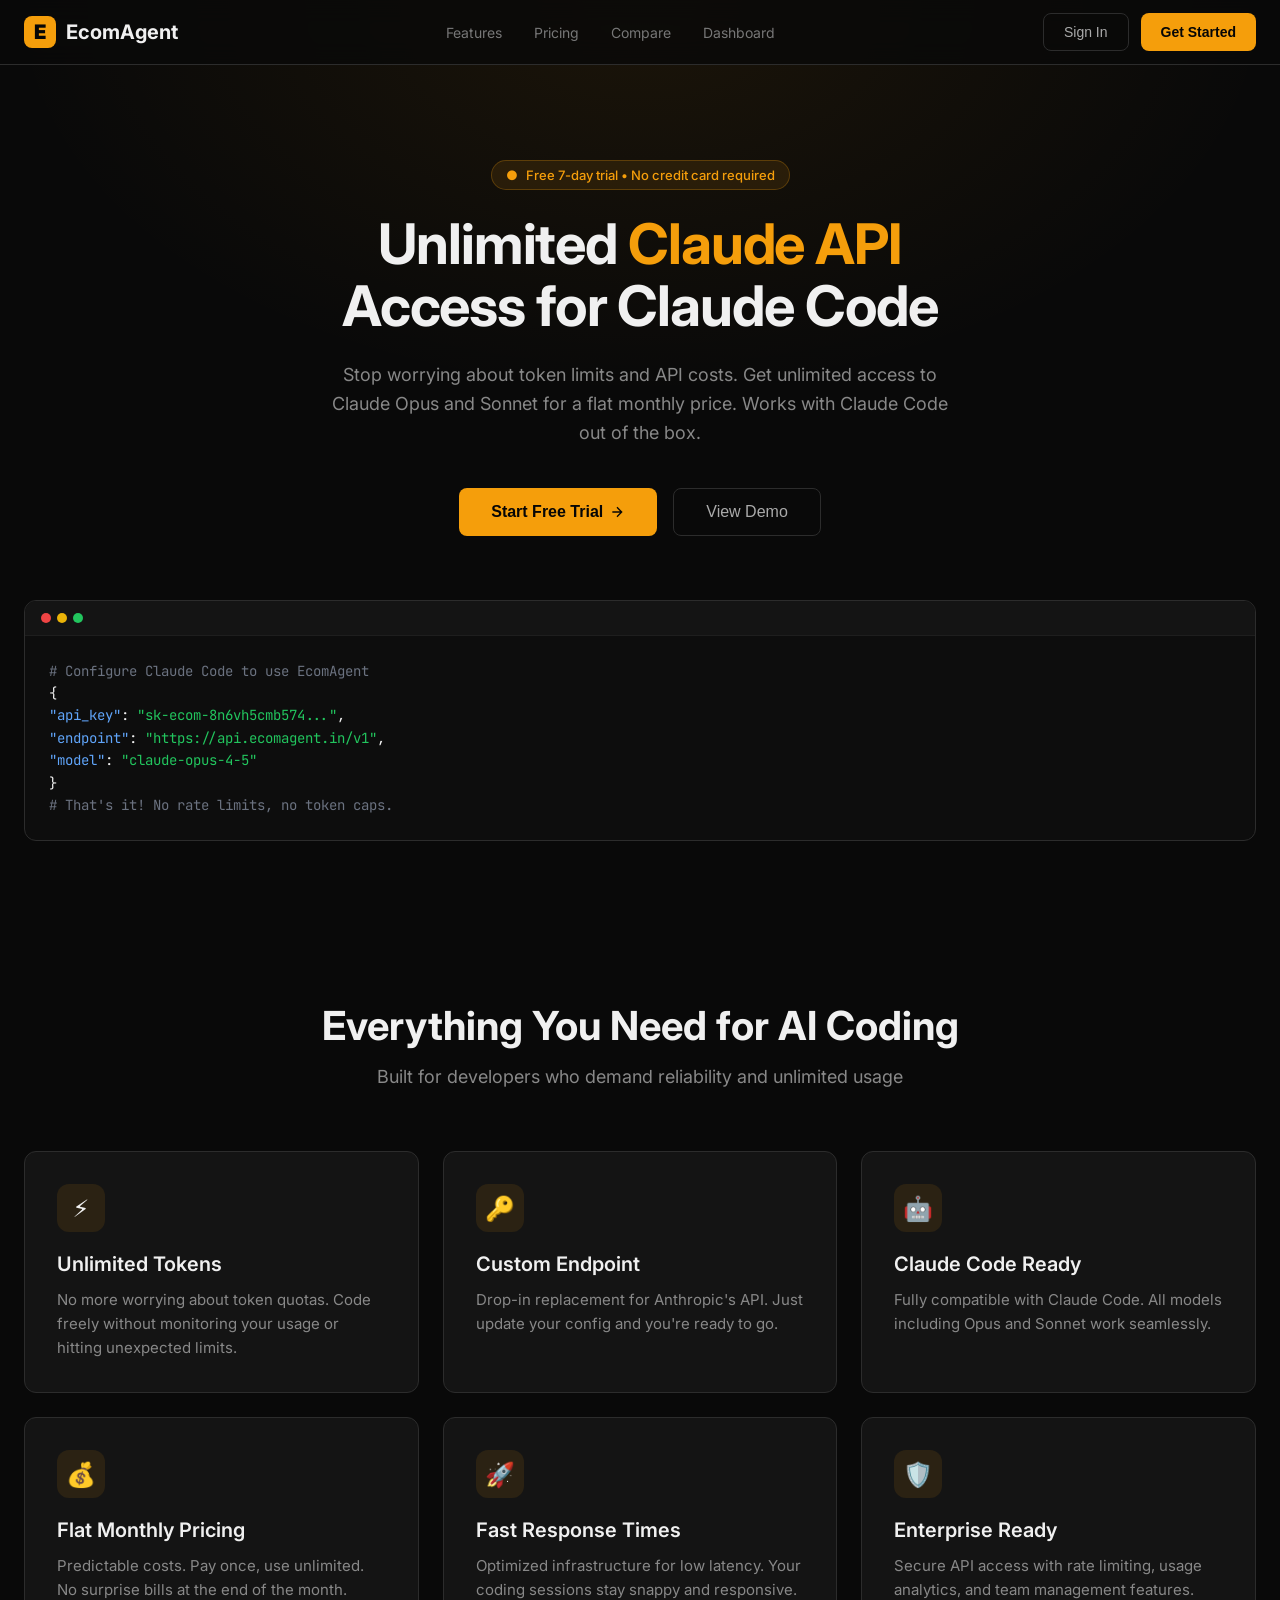
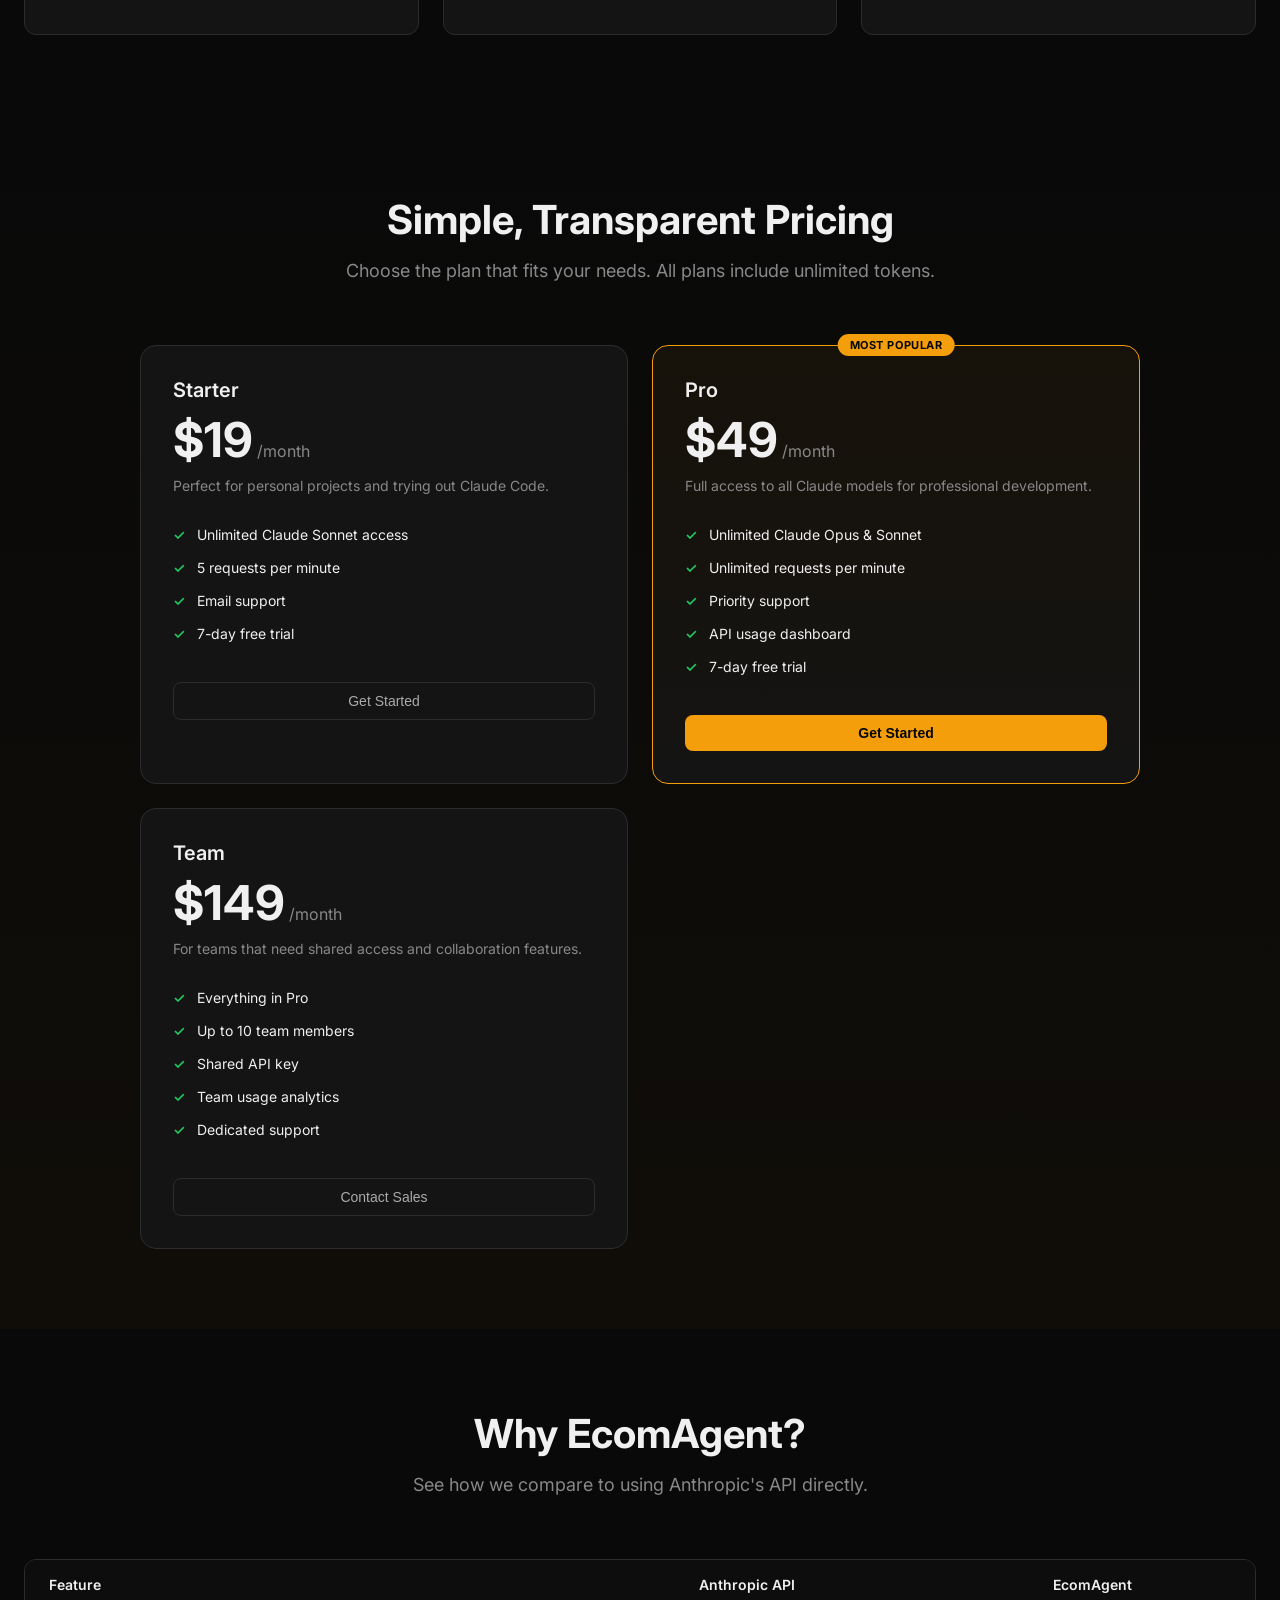
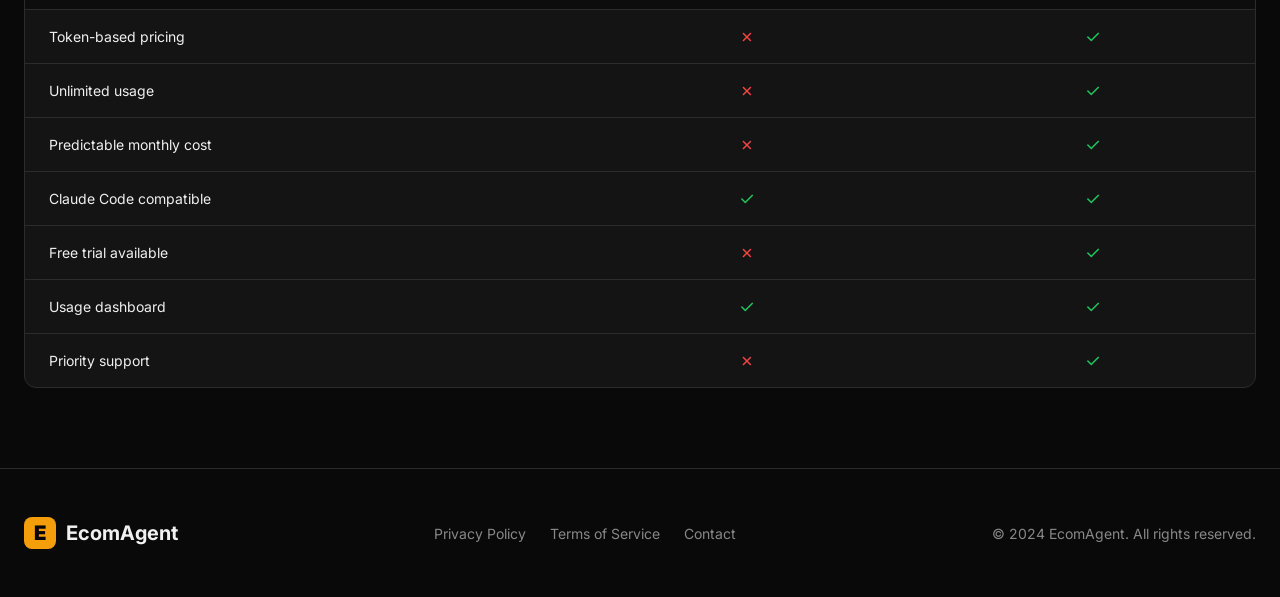
<file: index.html>
<!DOCTYPE html>
<html lang="en">
<head>
    <meta charset="UTF-8">
    <meta name="viewport" content="width=device-width, initial-scale=1.0">
    <title>Unlimited Claude Access for Claude Code | EcomAgent</title>
    <meta name="description" content="Claude API alternative for Claude Code with flat monthly pricing, a free trial, custom endpoint setup, and unlimited token">
    <link rel="preconnect" href="https://fonts.googleapis.com">
    <link rel="preconnect" href="https://fonts.gstatic.com" crossorigin>
    <link href="https://fonts.googleapis.com/css2?family=Inter:wght@100..900&display=swap" rel="stylesheet">
    <style>
        @import url('https://fonts.googleapis.com/css2?family=JetBrains+Mono:wght@400;500&display=swap');

        :root {
            --font-sans: 'Inter', system-ui, -apple-system, sans-serif;
            --font-mono: 'JetBrains Mono', 'Fira Code', monospace;
            --color-background: #090909;
            --color-border: #2c2c2c;
            --color-primary: #f59e0b;
            --color-primary-hover: #d97706;
            --color-foreground: #f0f0f0;
            --color-muted-foreground: #888;
            --color-success: #22c55e;
            --color-danger: #ef4444;
        }

        * {
            box-sizing: border-box;
            margin: 0;
            padding: 0;
        }

        html {
            scroll-behavior: smooth;
            -webkit-font-smoothing: antialiased;
            -moz-osx-font-smoothing: grayscale;
            overflow-x: hidden;
        }

        body {
            color: var(--color-foreground);
            font-family: var(--font-sans);
            background-color: var(--color-background);
            min-height: 100vh;
            overflow-x: hidden;
        }

        ::selection {
            color: #060606;
            background: var(--color-primary);
        }

        ::-webkit-scrollbar {
            width: 5px;
        }

        ::-webkit-scrollbar-track {
            background: var(--color-background);
        }

        ::-webkit-scrollbar-thumb {
            background: #3d3d3d;
            border-radius: 3px;
        }

        .container {
            max-width: 1280px;
            margin: 0 auto;
            padding: 0 24px;
        }

        /* Navigation */
        nav {
            position: fixed;
            top: 0;
            left: 0;
            right: 0;
            z-index: 100;
            background: rgba(9, 9, 9, 0.8);
            backdrop-filter: blur(12px);
            border-bottom: 1px solid var(--color-border);
        }

        nav .container {
            display: flex;
            align-items: center;
            justify-content: space-between;
            height: 64px;
        }

        .logo {
            display: flex;
            align-items: center;
            gap: 10px;
            font-weight: 700;
            font-size: 20px;
        }

        .logo-icon {
            width: 32px;
            height: 32px;
            background: var(--color-primary);
            border-radius: 8px;
            display: flex;
            align-items: center;
            justify-content: center;
            font-weight: 900;
            color: #060606;
        }

        .nav-links {
            display: flex;
            align-items: center;
            gap: 32px;
        }

        .nav-links a {
            color: #777;
            text-decoration: none;
            transition: color 0.15s;
            font-size: 14px;
        }

        .nav-links a:hover {
            color: var(--color-primary);
        }

        .nav-buttons {
            display: flex;
            gap: 12px;
        }

        .btn-primary {
            color: #060606;
            cursor: pointer;
            background-color: var(--color-primary);
            border: none;
            border-radius: 8px;
            padding: 10px 20px;
            font-size: 14px;
            font-weight: 600;
            text-decoration: none;
            transition: background-color 0.15s;
            display: inline-flex;
            align-items: center;
            gap: 6px;
        }

        .btn-primary:hover {
            background-color: var(--color-primary-hover);
        }

        .btn-outline {
            color: #aaa;
            cursor: pointer;
            background: transparent;
            border: 1px solid var(--color-border);
            border-radius: 8px;
            padding: 10px 20px;
            font-size: 14px;
            text-decoration: none;
            transition: border-color 0.15s, color 0.15s;
            display: inline-flex;
            align-items: center;
            gap: 6px;
        }

        .btn-outline:hover {
            color: var(--color-foreground);
            border-color: #444;
        }

        /* Hero Section */
        .hero {
            padding: 160px 0 80px;
            text-align: center;
            position: relative;
            overflow: hidden;
        }

        .hero::before {
            content: '';
            position: absolute;
            top: 0;
            left: 50%;
            transform: translateX(-50%);
            width: 100%;
            height: 400px;
            background: radial-gradient(ellipse at center top, rgba(245, 158, 11, 0.08) 0%, transparent 70%);
            pointer-events: none;
        }

        .hero-content {
            position: relative;
            z-index: 1;
        }

        .badge {
            display: inline-flex;
            align-items: center;
            gap: 8px;
            padding: 6px 14px;
            background: rgba(245, 158, 11, 0.1);
            border: 1px solid rgba(245, 158, 11, 0.25);
            border-radius: 999px;
            font-size: 13px;
            font-weight: 500;
            color: var(--color-primary);
            margin-bottom: 24px;
        }

        .badge::before {
            content: '●';
            animation: pulse 2s infinite;
        }

        @keyframes pulse {
            0%, 100% { opacity: 1; }
            50% { opacity: 0.5; }
        }

        h1 {
            font-size: 56px;
            font-weight: 700;
            line-height: 1.1;
            margin-bottom: 24px;
            letter-spacing: -0.02em;
        }

        h1 span {
            color: var(--color-primary);
        }

        .hero-description {
            font-size: 18px;
            color: var(--color-muted-foreground);
            max-width: 640px;
            margin: 0 auto 40px;
            line-height: 1.6;
        }

        .hero-buttons {
            display: flex;
            gap: 16px;
            justify-content: center;
            flex-wrap: wrap;
        }

        .btn-large {
            padding: 14px 32px;
            font-size: 16px;
        }

        /* Code Window */
        .code-window {
            background: #0d0d0d;
            border: 1px solid var(--color-border);
            border-radius: 12px;
            overflow: hidden;
            margin-top: 64px;
            text-align: left;
        }

        .code-titlebar {
            background: #141414;
            border-bottom: 1px solid #1e1e1e;
            padding: 12px 16px;
            display: flex;
            align-items: center;
            gap: 6px;
        }

        .code-dot {
            width: 10px;
            height: 10px;
            border-radius: 50%;
        }

        .code-dot.red { background: #ef4444; }
        .code-dot.yellow { background: #eab308; }
        .code-dot.green { background: #22c55e; }

        .code-content {
            padding: 24px;
            font-family: var(--font-mono);
            font-size: 14px;
            line-height: 1.6;
            overflow-x: auto;
        }

        .code-content .comment { color: #6b7280; }
        .code-content .string { color: #22c55e; }
        .code-content .key { color: #60a5fa; }
        .code-content .value { color: #f59e0b; }

        /* Features Section */
        .features {
            padding: 80px 0;
        }

        .section-header {
            text-align: center;
            margin-bottom: 64px;
        }

        .section-header h2 {
            font-size: 40px;
            font-weight: 700;
            margin-bottom: 16px;
        }

        .section-header p {
            color: var(--color-muted-foreground);
            font-size: 18px;
            max-width: 600px;
            margin: 0 auto;
        }

        .features-grid {
            display: grid;
            grid-template-columns: repeat(auto-fit, minmax(300px, 1fr));
            gap: 24px;
        }

        .feature-card {
            background: #141414;
            border: 1px solid var(--color-border);
            border-radius: 12px;
            padding: 32px;
            transition: border-color 0.2s, background-color 0.2s;
        }

        .feature-card:hover {
            background: #1c1c1c;
            border-color: #444;
        }

        .feature-icon {
            width: 48px;
            height: 48px;
            background: rgba(245, 158, 11, 0.1);
            border-radius: 12px;
            display: flex;
            align-items: center;
            justify-content: center;
            margin-bottom: 20px;
            font-size: 24px;
        }

        .feature-card h3 {
            font-size: 20px;
            font-weight: 600;
            margin-bottom: 12px;
        }

        .feature-card p {
            color: var(--color-muted-foreground);
            font-size: 15px;
            line-height: 1.6;
        }

        /* Pricing Section */
        .pricing {
            padding: 80px 0;
            background: linear-gradient(180deg, transparent 0%, rgba(245, 158, 11, 0.03) 100%);
        }

        .pricing-grid {
            display: grid;
            grid-template-columns: repeat(auto-fit, minmax(320px, 1fr));
            gap: 24px;
            max-width: 1000px;
            margin: 0 auto;
        }

        .pricing-card {
            background: #141414;
            border: 1px solid var(--color-border);
            border-radius: 16px;
            padding: 32px;
            position: relative;
        }

        .pricing-card.featured {
            border-color: var(--color-primary);
            background: linear-gradient(180deg, rgba(245, 158, 11, 0.05) 0%, #141414 100%);
        }

        .pricing-card.featured::before {
            content: 'MOST POPULAR';
            position: absolute;
            top: -12px;
            left: 50%;
            transform: translateX(-50%);
            background: var(--color-primary);
            color: #060606;
            font-size: 11px;
            font-weight: 700;
            padding: 4px 12px;
            border-radius: 999px;
            letter-spacing: 0.05em;
        }

        .plan-name {
            font-size: 20px;
            font-weight: 600;
            margin-bottom: 8px;
        }

        .plan-price {
            display: flex;
            align-items: baseline;
            gap: 4px;
            margin-bottom: 8px;
        }

        .plan-price .amount {
            font-size: 48px;
            font-weight: 700;
        }

        .plan-price .period {
            color: var(--color-muted-foreground);
            font-size: 16px;
        }

        .plan-description {
            color: var(--color-muted-foreground);
            font-size: 14px;
            margin-bottom: 24px;
        }

        .plan-features {
            list-style: none;
            margin-bottom: 32px;
        }

        .plan-features li {
            display: flex;
            align-items: center;
            gap: 12px;
            padding: 8px 0;
            font-size: 14px;
        }

        .plan-features li::before {
            content: '✓';
            color: var(--color-success);
            font-weight: 600;
        }

        .pricing-card .btn-primary,
        .pricing-card .btn-outline {
            width: 100%;
            justify-content: center;
        }

        /* Comparison Table */
        .comparison {
            padding: 80px 0;
        }

        .comparison-table {
            background: #141414;
            border: 1px solid var(--color-border);
            border-radius: 12px;
            overflow: hidden;
        }

        .comparison-table table {
            width: 100%;
            border-collapse: collapse;
        }

        .comparison-table th,
        .comparison-table td {
            padding: 16px 24px;
            text-align: center;
            border-bottom: 1px solid var(--color-border);
        }

        .comparison-table th:first-child,
        .comparison-table td:first-child {
            text-align: left;
        }

        .comparison-table th {
            background: #0d0d0d;
            font-weight: 600;
            font-size: 14px;
        }

        .comparison-table td {
            font-size: 14px;
        }

        .comparison-table tr:last-child td {
            border-bottom: none;
        }

        .comparison-table .check {
            color: var(--color-success);
            font-size: 18px;
        }

        .comparison-table .cross {
            color: var(--color-danger);
            font-size: 18px;
        }

        /* Footer */
        footer {
            border-top: 1px solid var(--color-border);
            padding: 48px 0;
        }

        footer .container {
            display: flex;
            justify-content: space-between;
            align-items: center;
            flex-wrap: wrap;
            gap: 24px;
        }

        .footer-links {
            display: flex;
            gap: 24px;
        }

        .footer-links a {
            color: var(--color-muted-foreground);
            text-decoration: none;
            font-size: 14px;
            transition: color 0.15s;
        }

        .footer-links a:hover {
            color: var(--color-foreground);
        }

        /* Mobile Menu */
        .mobile-menu-btn {
            display: none;
            background: none;
            border: none;
            color: var(--color-foreground);
            cursor: pointer;
            padding: 8px;
        }

        @media (max-width: 768px) {
            .nav-links {
                display: none;
            }

            .mobile-menu-btn {
                display: block;
            }

            h1 {
                font-size: 36px;
            }

            .section-header h2 {
                font-size: 28px;
            }

            .hero-buttons {
                flex-direction: column;
                align-items: center;
            }

            .pricing-grid {
                grid-template-columns: 1fr;
            }

            footer .container {
                flex-direction: column;
                text-align: center;
            }
        }

        /* Animations */
        @keyframes fadeInUp {
            from {
                opacity: 0;
                transform: translateY(20px);
            }
            to {
                opacity: 1;
                transform: translateY(0);
            }
        }

        .animate-fade-in-up {
            animation: fadeInUp 0.6s ease-out;
        }

        .delay-100 { animation-delay: 0.1s; }
        .delay-200 { animation-delay: 0.2s; }
        .delay-300 { animation-delay: 0.3s; }

        /* Dashboard Styles */
        .dashboard {
            min-height: 100vh;
            display: flex;
        }

        .sidebar {
            width: 260px;
            background: #0d0d0d;
            border-right: 1px solid var(--color-border);
            padding: 24px 16px;
            position: fixed;
            top: 0;
            left: 0;
            bottom: 0;
            overflow-y: auto;
        }

        .sidebar-logo {
            display: flex;
            align-items: center;
            gap: 10px;
            padding: 0 12px;
            margin-bottom: 32px;
        }

        .sidebar-nav {
            list-style: none;
        }

        .sidebar-nav li {
            margin-bottom: 4px;
        }

        .sidebar-nav a {
            display: flex;
            align-items: center;
            gap: 12px;
            padding: 10px 12px;
            color: var(--color-muted-foreground);
            text-decoration: none;
            border-radius: 8px;
            font-size: 14px;
            transition: all 0.15s;
        }

        .sidebar-nav a:hover,
        .sidebar-nav a.active {
            background: rgba(245, 158, 11, 0.1);
            color: var(--color-primary);
        }

        .main-content {
            flex: 1;
            margin-left: 260px;
            padding: 24px;
        }

        .dashboard-header {
            display: flex;
            justify-content: space-between;
            align-items: center;
            margin-bottom: 32px;
        }

        .user-menu {
            display: flex;
            align-items: center;
            gap: 12px;
        }

        .user-avatar {
            width: 40px;
            height: 40px;
            background: var(--color-primary);
            border-radius: 50%;
            display: flex;
            align-items: center;
            justify-content: center;
            font-weight: 600;
            color: #060606;
        }

        .premium-badge {
            background: linear-gradient(135deg, #f59e0b 0%, #d97706 100%);
            color: #060606;
            padding: 4px 12px;
            border-radius: 999px;
            font-size: 12px;
            font-weight: 600;
            display: flex;
            align-items: center;
            gap: 4px;
        }

        .stats-grid {
            display: grid;
            grid-template-columns: repeat(auto-fit, minmax(240px, 1fr));
            gap: 24px;
            margin-bottom: 32px;
        }

        .stat-card {
            background: #141414;
            border: 1px solid var(--color-border);
            border-radius: 12px;
            padding: 24px;
        }

        .stat-card h4 {
            color: var(--color-muted-foreground);
            font-size: 13px;
            font-weight: 500;
            margin-bottom: 8px;
        }

        .stat-card .value {
            font-size: 32px;
            font-weight: 700;
        }

        .stat-card .change {
            font-size: 13px;
            color: var(--color-success);
            margin-top: 8px;
        }

        .api-key-section {
            background: #141414;
            border: 1px solid var(--color-border);
            border-radius: 12px;
            padding: 24px;
        }

        .api-key-section h3 {
            font-size: 18px;
            font-weight: 600;
            margin-bottom: 16px;
        }

        .api-key-box {
            background: #0d0d0d;
            border: 1px solid var(--color-border);
            border-radius: 8px;
            padding: 16px;
            display: flex;
            align-items: center;
            justify-content: space-between;
            font-family: var(--font-mono);
            font-size: 14px;
        }

        .api-key-box .key {
            color: var(--color-primary);
            letter-spacing: 1px;
        }

        @media (max-width: 768px) {
            .sidebar {
                transform: translateX(-100%);
                transition: transform 0.3s;
                z-index: 100;
            }

            .sidebar.open {
                transform: translateX(0);
            }

            .main-content {
                margin-left: 0;
            }
        }

        /* Premium Account Modal */
        .modal-overlay {
            position: fixed;
            top: 0;
            left: 0;
            right: 0;
            bottom: 0;
            background: rgba(0, 0, 0, 0.8);
            display: flex;
            align-items: center;
            justify-content: center;
            z-index: 1000;
            opacity: 0;
            visibility: hidden;
            transition: all 0.3s;
        }

        .modal-overlay.active {
            opacity: 1;
            visibility: visible;
        }

        .modal {
            background: #141414;
            border: 1px solid var(--color-border);
            border-radius: 16px;
            padding: 32px;
            max-width: 480px;
            width: 90%;
            transform: scale(0.9);
            transition: transform 0.3s;
        }

        .modal-overlay.active .modal {
            transform: scale(1);
        }

        .modal h2 {
            font-size: 24px;
            margin-bottom: 8px;
        }

        .modal p {
            color: var(--color-muted-foreground);
            margin-bottom: 24px;
        }

        .form-group {
            margin-bottom: 20px;
        }

        .form-group label {
            display: block;
            font-size: 14px;
            font-weight: 500;
            margin-bottom: 8px;
        }

        .form-group input {
            width: 100%;
            padding: 12px 16px;
            background: #0d0d0d;
            border: 1px solid var(--color-border);
            border-radius: 8px;
            color: var(--color-foreground);
            font-size: 14px;
            transition: border-color 0.15s;
        }

        .form-group input:focus {
            outline: none;
            border-color: var(--color-primary);
        }

        .form-group input:disabled {
            opacity: 0.6;
            cursor: not-allowed;
        }

        .success-message {
            background: rgba(34, 197, 94, 0.1);
            border: 1px solid rgba(34, 197, 94, 0.3);
            border-radius: 8px;
            padding: 16px;
            color: var(--color-success);
            text-align: center;
            margin-bottom: 20px;
        }
    </style>
</head>
<body>
    <!-- Landing Page -->
    <div id="landing-page">
        <nav>
            <div class="container">
                <div class="logo">
                    <div class="logo-icon">E</div>
                    <span>EcomAgent</span>
                </div>
                <div class="nav-links">
                    <a href="#features">Features</a>
                    <a href="#pricing">Pricing</a>
                    <a href="#comparison">Compare</a>
                    <a href="#" onclick="showDashboard(); return false;">Dashboard</a>
                </div>
                <div class="nav-buttons">
                    <button class="btn-outline" onclick="showLoginModal()">Sign In</button>
                    <button class="btn-primary" onclick="showRegisterModal()">Get Started</button>
                </div>
                <button class="mobile-menu-btn" onclick="toggleMobileMenu()">
                    <svg width="24" height="24" viewBox="0 0 24 24" fill="none" stroke="currentColor" stroke-width="2">
                        <path d="M3 12h18M3 6h18M3 18h18"/>
                    </svg>
                </button>
            </div>
        </nav>

        <section class="hero">
            <div class="container">
                <div class="hero-content">
                    <div class="badge animate-fade-in-up">
                        <span>Free 7-day trial • No credit card required</span>
                    </div>
                    <h1 class="animate-fade-in-up delay-100">
                        Unlimited <span>Claude API</span><br>Access for Claude Code
                    </h1>
                    <p class="hero-description animate-fade-in-up delay-200">
                        Stop worrying about token limits and API costs. Get unlimited access to Claude Opus and Sonnet for a flat monthly price. Works with Claude Code out of the box.
                    </p>
                    <div class="hero-buttons animate-fade-in-up delay-300">
                        <button class="btn-primary btn-large" onclick="showRegisterModal()">
                            Start Free Trial
                            <svg width="16" height="16" viewBox="0 0 24 24" fill="none" stroke="currentColor" stroke-width="2">
                                <path d="M5 12h14M12 5l7 7-7 7"/>
                            </svg>
                        </button>
                        <button class="btn-outline btn-large" onclick="showDashboard()">
                            View Demo
                        </button>
                    </div>

                    <div class="code-window animate-fade-in-up delay-300">
                        <div class="code-titlebar">
                            <span class="code-dot red"></span>
                            <span class="code-dot yellow"></span>
                            <span class="code-dot green"></span>
                        </div>
                        <div class="code-content">
                            <div><span class="comment"># Configure Claude Code to use EcomAgent</span></div>
                            <div></div>
                            <div>{</div>
                            <div>  <span class="key">"api_key"</span>: <span class="string">"<span id="config-key">your-ecomagent-api-key</span>"</span>,</div>
                            <div>  <span class="key">"endpoint"</span>: <span class="string">"https://api.ecomagent.in/v1"</span>,</div>
                            <div>  <span class="key">"model"</span>: <span class="string">"claude-opus-4-5"</span></div>
                            <div>}</div>
                            <div></div>
                            <div><span class="comment"># That's it! No rate limits, no token caps.</span></div>
                        </div>
                    </div>
                </div>
            </div>
        </section>

        <section class="features" id="features">
            <div class="container">
                <div class="section-header">
                    <h2>Everything You Need for AI Coding</h2>
                    <p>Built for developers who demand reliability and unlimited usage</p>
                </div>
                <div class="features-grid">
                    <div class="feature-card">
                        <div class="feature-icon">⚡</div>
                        <h3>Unlimited Tokens</h3>
                        <p>No more worrying about token quotas. Code freely without monitoring your usage or hitting unexpected limits.</p>
                    </div>
                    <div class="feature-card">
                        <div class="feature-icon">🔑</div>
                        <h3>Custom Endpoint</h3>
                        <p>Drop-in replacement for Anthropic's API. Just update your config and you're ready to go.</p>
                    </div>
                    <div class="feature-card">
                        <div class="feature-icon">🤖</div>
                        <h3>Claude Code Ready</h3>
                        <p>Fully compatible with Claude Code. All models including Opus and Sonnet work seamlessly.</p>
                    </div>
                    <div class="feature-card">
                        <div class="feature-icon">💰</div>
                        <h3>Flat Monthly Pricing</h3>
                        <p>Predictable costs. Pay once, use unlimited. No surprise bills at the end of the month.</p>
                    </div>
                    <div class="feature-card">
                        <div class="feature-icon">🚀</div>
                        <h3>Fast Response Times</h3>
                        <p>Optimized infrastructure for low latency. Your coding sessions stay snappy and responsive.</p>
                    </div>
                    <div class="feature-card">
                        <div class="feature-icon">🛡️</div>
                        <h3>Enterprise Ready</h3>
                        <p>Secure API access with rate limiting, usage analytics, and team management features.</p>
                    </div>
                </div>
            </div>
        </section>

        <section class="pricing" id="pricing">
            <div class="container">
                <div class="section-header">
                    <h2>Simple, Transparent Pricing</h2>
                    <p>Choose the plan that fits your needs. All plans include unlimited tokens.</p>
                </div>
                <div class="pricing-grid">
                    <div class="pricing-card">
                        <div class="plan-name">Starter</div>
                        <div class="plan-price">
                            <span class="amount">$19</span>
                            <span class="period">/month</span>
                        </div>
                        <p class="plan-description">Perfect for personal projects and trying out Claude Code.</p>
                        <ul class="plan-features">
                            <li>Unlimited Claude Sonnet access</li>
                            <li>5 requests per minute</li>
                            <li>Email support</li>
                            <li>7-day free trial</li>
                        </ul>
                        <button class="btn-outline" onclick="showRegisterModal()">Get Started</button>
                    </div>
                    <div class="pricing-card featured">
                        <div class="plan-name">Pro</div>
                        <div class="plan-price">
                            <span class="amount">$49</span>
                            <span class="period">/month</span>
                        </div>
                        <p class="plan-description">Full access to all Claude models for professional development.</p>
                        <ul class="plan-features">
                            <li>Unlimited Claude Opus & Sonnet</li>
                            <li>Unlimited requests per minute</li>
                            <li>Priority support</li>
                            <li>API usage dashboard</li>
                            <li>7-day free trial</li>
                        </ul>
                        <button class="btn-primary" onclick="showRegisterModal()">Get Started</button>
                    </div>
                    <div class="pricing-card">
                        <div class="plan-name">Team</div>
                        <div class="plan-price">
                            <span class="amount">$149</span>
                            <span class="period">/month</span>
                        </div>
                        <p class="plan-description">For teams that need shared access and collaboration features.</p>
                        <ul class="plan-features">
                            <li>Everything in Pro</li>
                            <li>Up to 10 team members</li>
                            <li>Shared API key</li>
                            <li>Team usage analytics</li>
                            <li>Dedicated support</li>
                        </ul>
                        <button class="btn-outline" onclick="showRegisterModal()">Contact Sales</button>
                    </div>
                </div>
            </div>
        </section>

        <section class="comparison" id="comparison">
            <div class="container">
                <div class="section-header">
                    <h2>Why EcomAgent?</h2>
                    <p>See how we compare to using Anthropic's API directly.</p>
                </div>
                <div class="comparison-table">
                    <table>
                        <thead>
                            <tr>
                                <th>Feature</th>
                                <th>Anthropic API</th>
                                <th>EcomAgent</th>
                            </tr>
                        </thead>
                        <tbody>
                            <tr>
                                <td>Token-based pricing</td>
                                <td><span class="cross">✗</span></td>
                                <td><span class="check">✓</span></td>
                            </tr>
                            <tr>
                                <td>Unlimited usage</td>
                                <td><span class="cross">✗</span></td>
                                <td><span class="check">✓</span></td>
                            </tr>
                            <tr>
                                <td>Predictable monthly cost</td>
                                <td><span class="cross">✗</span></td>
                                <td><span class="check">✓</span></td>
                            </tr>
                            <tr>
                                <td>Claude Code compatible</td>
                                <td><span class="check">✓</span></td>
                                <td><span class="check">✓</span></td>
                            </tr>
                            <tr>
                                <td>Free trial available</td>
                                <td><span class="cross">✗</span></td>
                                <td><span class="check">✓</span></td>
                            </tr>
                            <tr>
                                <td>Usage dashboard</td>
                                <td><span class="check">✓</span></td>
                                <td><span class="check">✓</span></td>
                            </tr>
                            <tr>
                                <td>Priority support</td>
                                <td><span class="cross">✗</span></td>
                                <td><span class="check">✓</span></td>
                            </tr>
                        </tbody>
                    </table>
                </div>
            </div>
        </section>

        <footer>
            <div class="container">
                <div class="logo">
                    <div class="logo-icon">E</div>
                    <span>EcomAgent</span>
                </div>
                <div class="footer-links">
                    <a href="#">Privacy Policy</a>
                    <a href="#">Terms of Service</a>
                    <a href="#">Contact</a>
                </div>
                <p style="color: var(--color-muted-foreground); font-size: 14px;">© 2024 EcomAgent. All rights reserved.</p>
            </div>
        </footer>
    </div>

    <!-- Dashboard Page -->
    <div id="dashboard-page" style="display: none;">
        <div class="dashboard">
            <aside class="sidebar">
                <div class="sidebar-logo">
                    <div class="logo-icon">E</div>
                    <span style="font-weight: 700;">EcomAgent</span>
                </div>
                <ul class="sidebar-nav">
                    <li>
                        <a href="#" class="active" onclick="showDashboard(); return false;">
                            <span>📊</span> Dashboard
                        </a>
                    </li>
                    <li>
                        <a href="#" onclick="showAPIKeys(); return false;">
                            <span>🔑</span> API Keys
                        </a>
                    </li>
                    <li>
                        <a href="#" onclick="showUsage(); return false;">
                            <span>📈</span> Usage
                        </a>
                    </li>
                    <li>
                        <a href="#" onclick="showBilling(); return false;">
                            <span>💳</span> Billing
                        </a>
                    </li>
                    <li>
                        <a href="#" onclick="showSettings(); return false;">
                            <span>⚙️</span> Settings
                        </a>
                    </li>
                    <li>
                        <a href="#" onclick="showLanding(); return false;">
                            <span>🏠</span> Home
                        </a>
                    </li>
                </ul>
            </aside>
            <main class="main-content">
                <div class="dashboard-header">
                    <div>
                        <h2 style="font-size: 24px; font-weight: 600;">Welcome back!</h2>
                        <p style="color: var(--color-muted-foreground); font-size: 14px;">Here's your account overview</p>
                    </div>
                    <div class="user-menu">
                        <span id="user-email" style="color: var(--color-muted-foreground); font-size: 14px;"></span>
                        <span id="account-badge" class="premium-badge" style="display: none;">
                            <span>⭐</span> Premium
                        </span>
                        <div class="user-avatar" id="user-avatar">?</div>
                    </div>
                </div>

                <div class="stats-grid">
                    <div class="stat-card">
                        <h4>API Requests Today</h4>
                        <div class="value" style="color: var(--color-primary);">247</div>
                        <div class="change">↑ 12% from yesterday</div>
                    </div>
                    <div class="stat-card">
                        <h4>Tokens Used (This Month)</h4>
                        <div class="value">2.4M</div>
                        <div class="change">Unlimited on your plan</div>
                    </div>
                    <div class="stat-card">
                        <h4>Current Plan</h4>
                        <div class="value" id="plan-name" style="font-size: 24px;">Pro</div>
                        <div class="change">Renews in 23 days</div>
                    </div>
                    <div class="stat-card">
                        <h4>API Status</h4>
                        <div class="value" style="color: var(--color-success); font-size: 24px;">● Active</div>
                        <div class="change">All systems operational</div>
                    </div>
                </div>

                <div class="api-key-section">
                    <h3>Your API Key</h3>
                    <p style="color: var(--color-muted-foreground); font-size: 14px; margin-bottom: 16px;">
                        Use this key in your Claude Code configuration to enable unlimited access.
                    </p>
                    <div class="api-key-box">
                        <span class="key" id="api-key-display">sk-ecom-xxxxxxxxxxxxxxxxxxxxxxxxxxxxxxxx</span>
                        <div style="display: flex; gap: 8px;">
                            <button class="btn-outline" style="padding: 8px 16px; font-size: 13px;" onclick="regenerateKey()">Regenerate</button>
                            <button class="btn-primary" style="padding: 8px 16px; font-size: 13px;" onclick="copyApiKey()">Copy</button>
                        </div>
                    </div>
                </div>

                <div style="margin-top: 32px;">
                    <h3 style="font-size: 18px; font-weight: 600; margin-bottom: 16px;">Quick Setup Guide</h3>
                    <div class="code-window" style="margin-top: 0;">
                        <div class="code-titlebar">
                            <span class="code-dot red"></span>
                            <span class="code-dot yellow"></span>
                            <span class="code-dot green"></span>
                        </div>
                        <div class="code-content">
                            <div><span class="comment"># 1. Create or edit your Claude Code config file:</span></div>
                            <div><span style="color: var(--color-muted-foreground);"># ~/.claude/settings.json (macOS/Linux)</span></div>
                            <div><span style="color: var(--color-muted-foreground);"># %USERPROFILE%\.claude\settings.json (Windows)</span></div>
                            <div></div>
                            <div><span class="comment"># 2. Add your EcomAgent API configuration:</span></div>
                            <div>{</div>
                            <div>  <span class="key">"apiKey"</span>: <span class="string">"<span id="setup-key" style="color: var(--color-primary);">sk-ecom-xxxxxxxx</span>"</span>,</div>
                            <div>  <span class="key">"baseUrl"</span>: <span class="string">"https://api.ecomagent.in/v1/messages"</span></div>
                            <div>}</div>
                            <div></div>
                            <div><span class="comment"># 3. Start using Claude Code with unlimited access!</span></div>
                        </div>
                    </div>
                </div>
            </main>
        </div>
    </div>

    <!-- Register Modal -->
    <div class="modal-overlay" id="register-modal">
        <div class="modal">
            <h2>Create Your Account</h2>
            <p>Start your 7-day free trial. No credit card required.</p>
            <div id="register-success" class="success-message" style="display: none;">
                ✓ Account created successfully! Premium access granted to your email.
            </div>
            <form onsubmit="handleRegister(event)">
                <div class="form-group">
                    <label for="register-email">Email Address</label>
                    <input type="email" id="register-email" placeholder="you@example.com" required>
                </div>
                <div class="form-group">
                    <label for="register-password">Password</label>
                    <input type="password" id="register-password" placeholder="Create a password" required>
                </div>
                <button type="submit" class="btn-primary" style="width: 100%; justify-content: center; padding: 14px;">
                    Create Account & Get Premium
                </button>
            </form>
            <p style="text-align: center; margin-top: 16px; font-size: 13px;">
                Already have an account? <a href="#" onclick="showLoginModal(); return false;" style="color: var(--color-primary);">Sign In</a>
            </p>
            <button onclick="closeModal('register-modal')" style="position: absolute; top: 16px; right: 16px; background: none; border: none; color: var(--color-muted-foreground); cursor: pointer; font-size: 20px;">×</button>
        </div>
    </div>

    <!-- Login Modal -->
    <div class="modal-overlay" id="login-modal">
        <div class="modal">
            <h2>Welcome Back</h2>
            <p>Sign in to access your EcomAgent account.</p>
            <div id="login-success" class="success-message" style="display: none;">
                ✓ Login successful! Welcome back.
            </div>
            <form onsubmit="handleLogin(event)">
                <div class="form-group">
                    <label for="login-email">Email Address</label>
                    <input type="email" id="login-email" placeholder="you@example.com" required>
                </div>
                <div class="form-group">
                    <label for="login-password">Password</label>
                    <input type="password" id="login-password" placeholder="Enter your password" required>
                </div>
                <button type="submit" class="btn-primary" style="width: 100%; justify-content: center; padding: 14px;">
                    Sign In
                </button>
            </form>
            <p style="text-align: center; margin-top: 16px; font-size: 13px;">
                Don't have an account? <a href="#" onclick="showRegisterModal(); return false;" style="color: var(--color-primary);">Sign Up</a>
            </p>
            <button onclick="closeModal('login-modal')" style="position: absolute; top: 16px; right: 16px; background: none; border: none; color: var(--color-muted-foreground); cursor: pointer; font-size: 20px;">×</button>
        </div>
    </div>

    <!-- Premium Account Modal -->
    <div class="modal-overlay" id="premium-modal">
        <div class="modal">
            <div style="text-align: center;">
                <div style="font-size: 48px; margin-bottom: 16px;">⭐</div>
                <h2>Premium Account Activated</h2>
                <p id="premium-email"></p>
            </div>
            <div style="background: rgba(34, 197, 94, 0.1); border: 1px solid rgba(34, 197, 94, 0.3); border-radius: 8px; padding: 16px; margin: 24px 0; text-align: center;">
                <div style="color: var(--color-success); font-weight: 600; margin-bottom: 4px;">✓ Full Access Granted</div>
                <div style="color: var(--color-muted-foreground); font-size: 14px;">Unlimited Claude Opus & Sonnet Access</div>
            </div>
            <button class="btn-primary" style="width: 100%; justify-content: center; padding: 14px;" onclick="closeModal('premium-modal'); showDashboard();">
                Go to Dashboard
            </button>
            <button onclick="closeModal('premium-modal')" style="position: absolute; top: 16px; right: 16px; background: none; border: none; color: var(--color-muted-foreground); cursor: pointer; font-size: 20px;">×</button>
        </div>
    </div>

    <script>
        // Premium accounts list (simulated database)
        const premiumAccounts = [
            'devos.senne250@gmail.com',
            'admin@ecomagent.in',
            'demo@example.com'
        ];

        // Current user state
        let currentUser = null;

        // Check if email is premium
        function isPremiumEmail(email) {
            return premiumAccounts.includes(email.toLowerCase());
        }

        // Generate API key
        function generateApiKey() {
            const chars = 'abcdefghijklmnopqrstuvwxyz0123456789';
            let key = 'sk-ecom-';
            for (let i = 0; i < 32; i++) {
                key += chars[Math.floor(Math.random() * chars.length)];
            }
            return key;
        }

        // Generate random API key for display
        const userApiKey = generateApiKey();

        // Show/hide pages
        function showLanding() {
            document.getElementById('landing-page').style.display = 'block';
            document.getElementById('dashboard-page').style.display = 'none';
        }

        function showDashboard() {
            document.getElementById('landing-page').style.display = 'none';
            document.getElementById('dashboard-page').style.display = 'block';
            updateDashboard();
        }

        // Update dashboard with user info
        function updateDashboard() {
            if (currentUser) {
                document.getElementById('user-email').textContent = currentUser.email;
                document.getElementById('user-avatar').textContent = currentUser.email[0].toUpperCase();

                if (currentUser.isPremium) {
                    document.getElementById('account-badge').style.display = 'flex';
                }
            } else {
                document.getElementById('user-email').textContent = 'Guest User';
                document.getElementById('user-avatar').textContent = 'G';
            }
        }

        // Modal functions
        function showRegisterModal() {
            closeModal('login-modal');
            document.getElementById('register-modal').classList.add('active');
            document.getElementById('register-success').style.display = 'none';
        }

        function showLoginModal() {
            closeModal('register-modal');
            document.getElementById('login-modal').classList.add('active');
            document.getElementById('login-success').style.display = 'none';
        }

        function closeModal(modalId) {
            document.getElementById(modalId).classList.remove('active');
        }

        // Handle registration
        function handleRegister(event) {
            event.preventDefault();
            const email = document.getElementById('register-email').value;
            const password = document.getElementById('register-password').value;

            // Check if premium
            const isPremium = isPremiumEmail(email);

            currentUser = {
                email: email,
                password: password,
                isPremium: isPremium,
                apiKey: generateApiKey(),
                plan: isPremium ? 'Pro' : 'Starter'
            };

            // Show success message
            document.getElementById('register-success').style.display = 'block';

            if (isPremium) {
                // Show premium modal for premium accounts
                setTimeout(() => {
                    closeModal('register-modal');
                    document.getElementById('premium-email').textContent = `Account: ${email}`;
                    document.getElementById('premium-modal').classList.add('active');
                }, 1500);
            } else {
                // Auto-login for regular accounts
                setTimeout(() => {
                    closeModal('register-modal');
                    showDashboard();
                }, 1500);
            }
        }

        // Handle login
        function handleLogin(event) {
            event.preventDefault();
            const email = document.getElementById('login-email').value;
            const password = document.getElementById('login-password').value;

            // Check if premium
            const isPremium = isPremiumEmail(email);

            currentUser = {
                email: email,
                password: password,
                isPremium: isPremium,
                apiKey: generateApiKey(),
                plan: isPremium ? 'Pro' : 'Starter'
            };

            // Show success message
            document.getElementById('login-success').style.display = 'block';

            setTimeout(() => {
                closeModal('login-modal');
                showDashboard();
            }, 1000);
        }

        // Copy API key
        function copyApiKey() {
            navigator.clipboard.writeText(userApiKey).then(() => {
                alert('API key copied to clipboard!');
            });
        }

        // Regenerate API key
        function regenerateKey() {
            if (confirm('Are you sure you want to regenerate your API key? Your old key will stop working immediately.')) {
                location.reload();
            }
        }

        // Close modals when clicking outside
        document.querySelectorAll('.modal-overlay').forEach(overlay => {
            overlay.addEventListener('click', (e) => {
                if (e.target === overlay) {
                    overlay.classList.remove('active');
                }
            });
        });

        // Initialize
        document.addEventListener('DOMContentLoaded', () => {
            // Update config display with actual API key format
            const keyDisplay = userApiKey.substring(0, 20) + '...';
            document.getElementById('config-key').textContent = keyDisplay;
            document.getElementById('api-key-display').textContent = userApiKey;
            document.getElementById('setup-key').textContent = keyDisplay;
        });
    </script>
</body>
</html>
</file>
